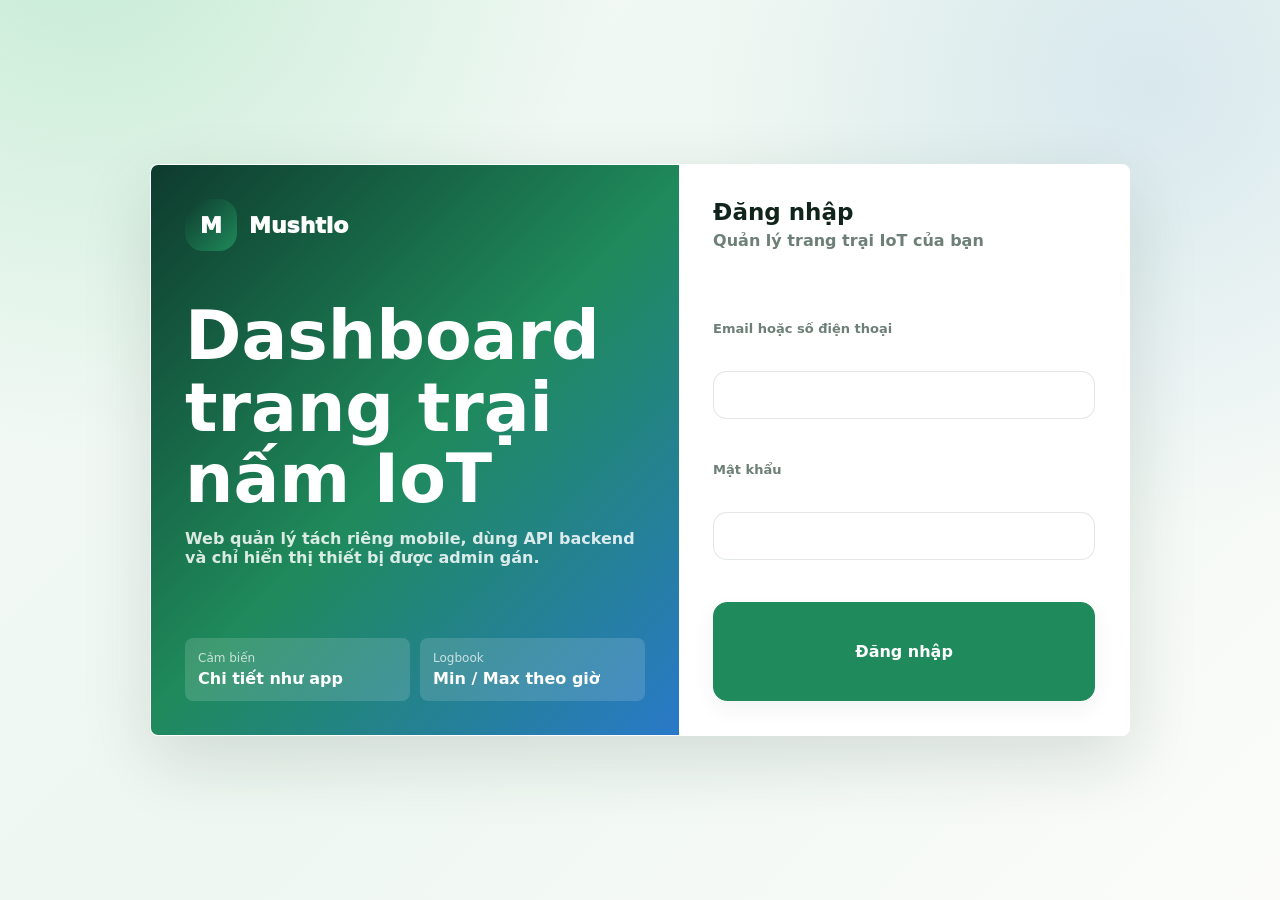
<file: src/IoTAgriculture.API/wwwroot/index.html>
<!doctype html>
<html lang="vi">
  <head>
    <meta charset="utf-8" />
    <meta name="viewport" content="width=device-width, initial-scale=1" />
    <title>Mushtio Web</title>
    <link rel="stylesheet" href="./styles.css?v=20260716-6" />
  </head>
  <body>
    <div id="app">
      <main class="boot">
        <section class="boot-card">
          <div class="brand-mark">M</div>
          <h1>Mushtio Web</h1>
          <p>Đang tải giao diện...</p>
        </section>
      </main>
    </div>
    <script>
      window.addEventListener("error", function (event) {
        var message = String(event.message || "");
        var file = String(event.filename || "");
        var isOwnScript =
          !file ||
          file.indexOf(window.location.origin) === 0 ||
          file.indexOf("/app.js") >= 0;

        if (
          message.indexOf("zaloJSV2") >= 0 ||
          message.indexOf("Zalo") >= 0 ||
          !isOwnScript
        ) {
          return;
        }

        var app = document.getElementById("app");
        if (!app) return;
        app.innerHTML =
          '<main class="boot"><section class="boot-card error-card">' +
          '<div class="brand-mark">!</div><h1>Không tải được web</h1>' +
          '<p>JavaScript đang bị lỗi. Hãy deploy lại bản mới nhất.</p>' +
          '<pre>' + message + "</pre>" +
          "</section></main>";
      });
    </script>
    <script defer src="./app.js?v=20260716-6"></script>
  </body>
</html>
</file>
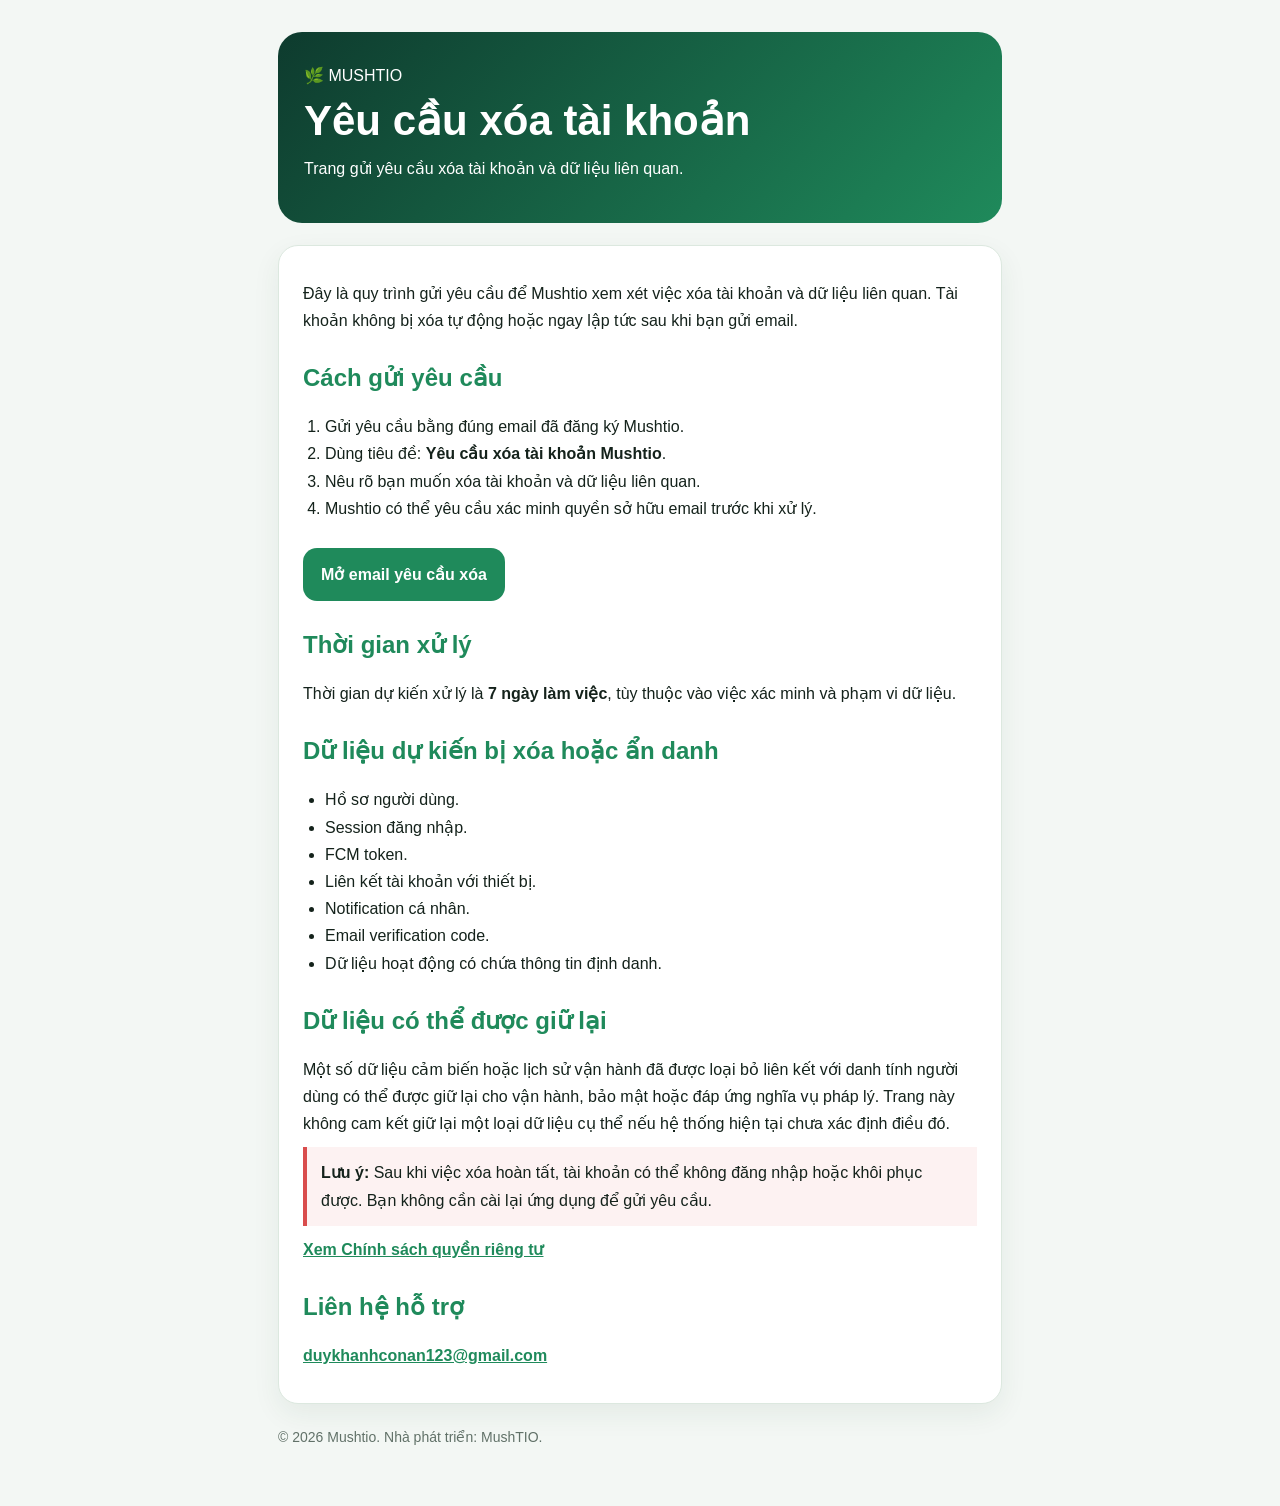
<file: src/IoTAgriculture.API/wwwroot/delete-account.html>
<!doctype html>
<html lang="vi">
<head>
  <meta charset="utf-8">
  <meta name="viewport" content="width=device-width, initial-scale=1">
  <meta name="description" content="Gửi yêu cầu xóa tài khoản và dữ liệu liên quan của Mushtio.">
  <title>Yêu cầu xóa tài khoản Mushtio</title>
  <style>
    :root { color-scheme: light dark; --bg:#f3f7f4; --surface:#fff; --text:#14221b; --muted:#617168; --brand:#1f8a5b; --danger:#d94c4c; --border:#dce8df; }
    @media (prefers-color-scheme: dark) { :root { --bg:#0d1511; --surface:#152019; --text:#eef8f1; --muted:#afc1b4; --brand:#70d69a; --border:#2b4033; } }
    * { box-sizing:border-box; } body { margin:0; background:var(--bg); color:var(--text); font:16px/1.7 Arial,sans-serif; }
    .wrap { max-width:760px; margin:0 auto; padding:32px 18px 56px; } .hero { background:linear-gradient(135deg,#0e3b2e,#1f8a5b); color:#fff; border-radius:24px; padding:30px 26px; margin-bottom:22px; }
    h1 { margin:8px 0; font-size:clamp(28px,5vw,42px); line-height:1.15; } h2 { margin-top:28px; color:var(--brand); line-height:1.3; } p { margin:10px 0; } ul,ol { padding-left:22px; } .card { background:var(--surface); border:1px solid var(--border); border-radius:20px; padding:24px; box-shadow:0 10px 28px #17452a12; }
    .note { border-left:4px solid var(--danger); padding:12px 14px; background:#d94c4c12; } .button { display:inline-block; margin-top:10px; padding:13px 18px; border-radius:14px; background:var(--brand); color:#fff; text-decoration:none; font-weight:700; } a { color:var(--brand); font-weight:700; } .hero a { color:#fff; } footer { color:var(--muted); margin-top:22px; font-size:14px; }
  </style>
</head>
<body><main class="wrap">
  <header class="hero"><div aria-hidden="true">🌿 MUSHTIO</div><h1>Yêu cầu xóa tài khoản</h1><p>Trang gửi yêu cầu xóa tài khoản và dữ liệu liên quan.</p></header>
  <article class="card">
    <p>Đây là quy trình gửi yêu cầu để Mushtio xem xét việc xóa tài khoản và dữ liệu liên quan. Tài khoản không bị xóa tự động hoặc ngay lập tức sau khi bạn gửi email.</p>
    <h2>Cách gửi yêu cầu</h2>
    <ol><li>Gửi yêu cầu bằng đúng email đã đăng ký Mushtio.</li><li>Dùng tiêu đề: <strong>Yêu cầu xóa tài khoản Mushtio</strong>.</li><li>Nêu rõ bạn muốn xóa tài khoản và dữ liệu liên quan.</li><li>Mushtio có thể yêu cầu xác minh quyền sở hữu email trước khi xử lý.</li></ol>
    <a class="button" href="mailto:duykhanhconan123@gmail.com?subject=Y%C3%AAu%20c%E1%BA%A7u%20x%C3%B3a%20t%C3%A0i%20kho%E1%BA%A3n%20Mushtio&body=T%C3%B4i%20x%C3%A1c%20nh%E1%BA%ADn%20mu%E1%BB%91n%20y%C3%AAu%20c%E1%BA%A7u%20x%C3%B3a%20t%C3%A0i%20kho%E1%BA%A3n%20Mushtio%20v%C3%A0%20d%E1%BB%AF%20li%E1%BB%87u%20li%C3%AAn%20quan.">Mở email yêu cầu xóa</a>
    <h2>Thời gian xử lý</h2><p>Thời gian dự kiến xử lý là <strong>7 ngày làm việc</strong>, tùy thuộc vào việc xác minh và phạm vi dữ liệu.</p>
    <h2>Dữ liệu dự kiến bị xóa hoặc ẩn danh</h2><ul><li>Hồ sơ người dùng.</li><li>Session đăng nhập.</li><li>FCM token.</li><li>Liên kết tài khoản với thiết bị.</li><li>Notification cá nhân.</li><li>Email verification code.</li><li>Dữ liệu hoạt động có chứa thông tin định danh.</li></ul>
    <h2>Dữ liệu có thể được giữ lại</h2><p>Một số dữ liệu cảm biến hoặc lịch sử vận hành đã được loại bỏ liên kết với danh tính người dùng có thể được giữ lại cho vận hành, bảo mật hoặc đáp ứng nghĩa vụ pháp lý. Trang này không cam kết giữ lại một loại dữ liệu cụ thể nếu hệ thống hiện tại chưa xác định điều đó.</p>
    <div class="note"><strong>Lưu ý:</strong> Sau khi việc xóa hoàn tất, tài khoản có thể không đăng nhập hoặc khôi phục được. Bạn không cần cài lại ứng dụng để gửi yêu cầu.</div>
    <p><a href="/privacy-policy.html">Xem Chính sách quyền riêng tư</a></p>
    <h2>Liên hệ hỗ trợ</h2><p><a href="mailto:duykhanhconan123@gmail.com">duykhanhconan123@gmail.com</a></p>
  </article><footer>© 2026 Mushtio. Nh&#224; ph&#225;t tri&#7875;n: MushTIO.</footer>
</main></body></html>
</file>
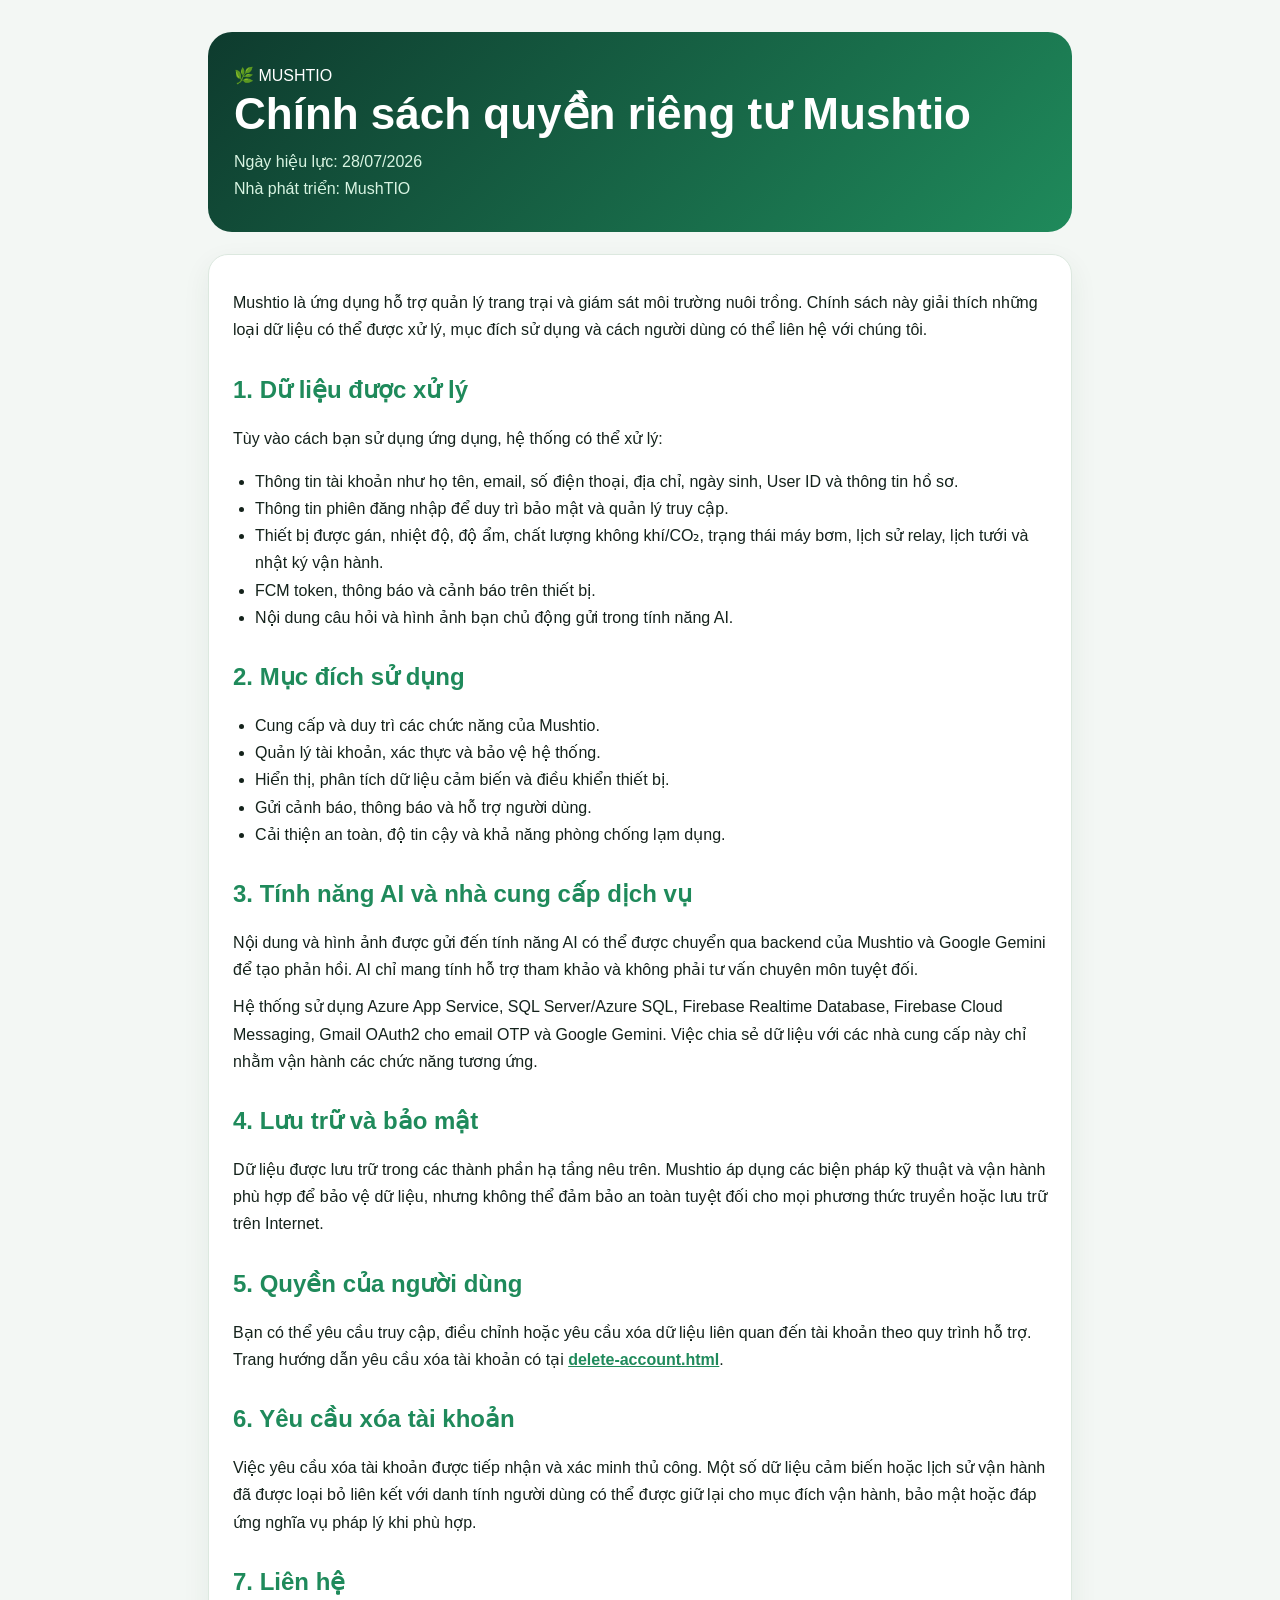
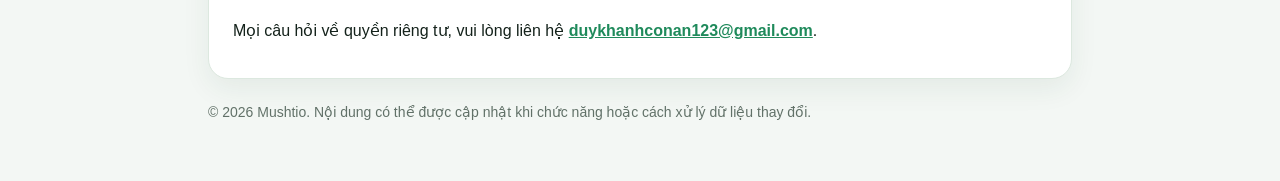
<file: src/IoTAgriculture.API/wwwroot/privacy-policy.html>
<!doctype html>
<html lang="vi">
<head>
  <meta charset="utf-8">
  <meta name="viewport" content="width=device-width, initial-scale=1">
  <meta name="description" content="Chính sách quyền riêng tư của ứng dụng Mushtio.">
  <title>Chính sách quyền riêng tư Mushtio</title>
  <style>
    :root { color-scheme: light dark; --bg:#f3f7f4; --surface:#fff; --text:#14221b; --muted:#617168; --brand:#1f8a5b; --border:#dce8df; }
    @media (prefers-color-scheme: dark) { :root { --bg:#0d1511; --surface:#152019; --text:#eef8f1; --muted:#afc1b4; --brand:#70d69a; --border:#2b4033; } }
    * { box-sizing:border-box; } body { margin:0; background:var(--bg); color:var(--text); font:16px/1.7 Arial,sans-serif; }
    .wrap { max-width:900px; margin:0 auto; padding:32px 18px 56px; } .hero { background:linear-gradient(135deg,#0e3b2e,#1f8a5b); color:#fff; border-radius:24px; padding:30px 26px; margin-bottom:22px; }
    h1 { margin:0 0 8px; font-size:clamp(28px,5vw,44px); line-height:1.15; } h2 { margin-top:30px; color:var(--brand); line-height:1.3; } p { margin:10px 0; } ul { padding-left:22px; } .card { background:var(--surface); border:1px solid var(--border); border-radius:20px; padding:24px; box-shadow:0 10px 28px #17452a12; }
    .meta { color:#d8f4e2; margin:0; } a { color:var(--brand); font-weight:700; } .hero a { color:#fff; } footer { color:var(--muted); margin-top:22px; font-size:14px; }
  </style>
</head>
<body><main class="wrap">
  <header class="hero"><div aria-hidden="true">🌿 MUSHTIO</div><h1>Chính sách quyền riêng tư Mushtio</h1><p class="meta">Ngày hiệu lực: 28/07/2026</p><p class="meta">Nh&#224; ph&#225;t tri&#7875;n: MushTIO</p></header>
  <article class="card">
    <p>Mushtio là ứng dụng hỗ trợ quản lý trang trại và giám sát môi trường nuôi trồng. Chính sách này giải thích những loại dữ liệu có thể được xử lý, mục đích sử dụng và cách người dùng có thể liên hệ với chúng tôi.</p>
    <h2>1. Dữ liệu được xử lý</h2>
    <p>Tùy vào cách bạn sử dụng ứng dụng, hệ thống có thể xử lý:</p>
    <ul><li>Thông tin tài khoản như họ tên, email, số điện thoại, địa chỉ, ngày sinh, User ID và thông tin hồ sơ.</li><li>Thông tin phiên đăng nhập để duy trì bảo mật và quản lý truy cập.</li><li>Thiết bị được gán, nhiệt độ, độ ẩm, chất lượng không khí/CO₂, trạng thái máy bơm, lịch sử relay, lịch tưới và nhật ký vận hành.</li><li>FCM token, thông báo và cảnh báo trên thiết bị.</li><li>Nội dung câu hỏi và hình ảnh bạn chủ động gửi trong tính năng AI.</li></ul>
    <h2>2. Mục đích sử dụng</h2>
    <ul><li>Cung cấp và duy trì các chức năng của Mushtio.</li><li>Quản lý tài khoản, xác thực và bảo vệ hệ thống.</li><li>Hiển thị, phân tích dữ liệu cảm biến và điều khiển thiết bị.</li><li>Gửi cảnh báo, thông báo và hỗ trợ người dùng.</li><li>Cải thiện an toàn, độ tin cậy và khả năng phòng chống lạm dụng.</li></ul>
    <h2>3. Tính năng AI và nhà cung cấp dịch vụ</h2>
    <p>Nội dung và hình ảnh được gửi đến tính năng AI có thể được chuyển qua backend của Mushtio và Google Gemini để tạo phản hồi. AI chỉ mang tính hỗ trợ tham khảo và không phải tư vấn chuyên môn tuyệt đối.</p>
    <p>Hệ thống sử dụng Azure App Service, SQL Server/Azure SQL, Firebase Realtime Database, Firebase Cloud Messaging, Gmail OAuth2 cho email OTP và Google Gemini. Việc chia sẻ dữ liệu với các nhà cung cấp này chỉ nhằm vận hành các chức năng tương ứng.</p>
    <h2>4. Lưu trữ và bảo mật</h2>
    <p>Dữ liệu được lưu trữ trong các thành phần hạ tầng nêu trên. Mushtio áp dụng các biện pháp kỹ thuật và vận hành phù hợp để bảo vệ dữ liệu, nhưng không thể đảm bảo an toàn tuyệt đối cho mọi phương thức truyền hoặc lưu trữ trên Internet.</p>
    <h2>5. Quyền của người dùng</h2>
    <p>Bạn có thể yêu cầu truy cập, điều chỉnh hoặc yêu cầu xóa dữ liệu liên quan đến tài khoản theo quy trình hỗ trợ. Trang hướng dẫn yêu cầu xóa tài khoản có tại <a href="/delete-account.html">delete-account.html</a>.</p>
    <h2>6. Yêu cầu xóa tài khoản</h2>
    <p>Việc yêu cầu xóa tài khoản được tiếp nhận và xác minh thủ công. Một số dữ liệu cảm biến hoặc lịch sử vận hành đã được loại bỏ liên kết với danh tính người dùng có thể được giữ lại cho mục đích vận hành, bảo mật hoặc đáp ứng nghĩa vụ pháp lý khi phù hợp.</p>
    <h2>7. Liên hệ</h2>
    <p>Mọi câu hỏi về quyền riêng tư, vui lòng liên hệ <a href="mailto:duykhanhconan123@gmail.com">duykhanhconan123@gmail.com</a>.</p>
  </article><footer>© 2026 Mushtio. Nội dung có thể được cập nhật khi chức năng hoặc cách xử lý dữ liệu thay đổi.</footer>
</main></body></html>
</file>
<file: src/IoTAgriculture.API/wwwroot/styles.css>
:root {
  --bg: #f4faf6;
  --surface: rgba(255, 255, 255, .86);
  --surface-solid: #ffffff;
  --ink: #11241b;
  --muted: #6d7f76;
  --line: rgba(23, 57, 42, .12);
  --leaf: #1f8a5b;
  --leaf-2: #75d39a;
  --deep: #0e3b2e;
  --sky: #2979c8;
  --coral: #e66b58;
  --amber: #c88a13;
  --danger: #c83f44;
  --violet: #5268d9;
  --shadow: 0 24px 70px rgba(18, 47, 34, .14);
  font-family: Inter, ui-sans-serif, system-ui, -apple-system, BlinkMacSystemFont, "Segoe UI", sans-serif;
}

* { box-sizing: border-box; }
html, body, #app { min-height: 100%; }
body {
  margin: 0;
  background:
    radial-gradient(circle at 6% -10%, rgba(117, 211, 154, .38), transparent 34rem),
    radial-gradient(circle at 90% 10%, rgba(41, 121, 200, .12), transparent 28rem),
    linear-gradient(135deg, #f5faf7, #eef7f1 48%, #fbfcfa);
  color: var(--ink);
}
button, input, select { font: inherit; }
button { border: 0; cursor: pointer; }
button:disabled { cursor: not-allowed; opacity: .58; }
a { color: inherit; }
h1, h2, h3, p { margin: 0; }
.boot {
  min-height: 100vh;
  display: grid;
  place-items: center;
  padding: 24px;
}
.boot-card {
  width: min(760px, 100%);
  border-radius: 8px;
  background: var(--surface-solid);
  box-shadow: var(--shadow);
  padding: 28px;
  display: grid;
  gap: 10px;
}
.boot-card h1 { font-size: clamp(32px, 5vw, 48px); }
.boot-card p { color: var(--muted); font-weight: 800; }
.boot-card pre { color: var(--danger); white-space: pre-wrap; }
.brand-mark {
  width: 52px;
  height: 52px;
  border-radius: 18px;
  display: grid;
  place-items: center;
  color: white;
  font-weight: 950;
  background: linear-gradient(135deg, var(--deep), var(--leaf));
}
.app-shell {
  min-height: 100vh;
  display: grid;
  grid-template-columns: 280px minmax(0, 1fr);
}
.sidebar {
  position: sticky;
  top: 0;
  height: 100vh;
  padding: 22px;
  background: rgba(255,255,255,.62);
  border-right: 1px solid var(--line);
  backdrop-filter: blur(20px);
  display: flex;
  flex-direction: column;
  gap: 24px;
}
.brand {
  display: flex;
  align-items: center;
  gap: 12px;
  font-weight: 950;
  font-size: 22px;
}
.nav {
  display: grid;
  gap: 8px;
}
.nav button, .mobile-nav button {
  min-height: 48px;
  border-radius: 18px;
  color: var(--muted);
  background: transparent;
  font-weight: 900;
}
.nav button {
  text-align: left;
  padding: 0 14px;
  display: flex;
  align-items: center;
  gap: 12px;
}
.nav button.active, .mobile-nav button.active {
  color: var(--leaf);
  background: rgba(31, 138, 91, .12);
}
.sidebar-footer {
  margin-top: auto;
  padding: 16px;
  border-radius: 8px;
  background: rgba(31, 138, 91, .08);
  color: var(--muted);
  font-weight: 800;
  font-size: 13px;
}
.content {
  padding: 28px clamp(16px, 3vw, 44px) 40px;
  min-width: 0;
}
.topbar {
  display: flex;
  align-items: flex-start;
  justify-content: space-between;
  gap: 18px;
  margin-bottom: 18px;
}
.eyebrow {
  margin-top: 7px;
  color: var(--muted);
  font-weight: 800;
}
h1 { font-size: clamp(30px, 4vw, 44px); line-height: 1.05; }
h2 { font-size: 23px; }
h3 { font-size: 16px; }
.actions { display: flex; gap: 10px; flex-wrap: wrap; justify-content: flex-end; }
.btn {
  min-height: 42px;
  padding: 0 15px;
  border-radius: 14px;
  border: 1px solid var(--line);
  background: var(--surface-solid);
  color: var(--ink);
  font-weight: 900;
  box-shadow: 0 8px 22px rgba(18,47,34,.06);
}
.btn.primary { background: var(--leaf); color: white; border-color: var(--leaf); }
.btn.danger { background: var(--danger); color: white; border-color: var(--danger); }
.btn.icon { width: 42px; padding: 0; }
.card {
  border-radius: 8px;
  background: var(--surface);
  border: 1px solid rgba(255,255,255,.78);
  box-shadow: var(--shadow);
  backdrop-filter: blur(18px);
}
.pad { padding: 18px; }
.grid { display: grid; gap: 16px; }
.grid.two { grid-template-columns: repeat(2, minmax(0, 1fr)); }
.grid.three { grid-template-columns: repeat(3, minmax(0, 1fr)); }
.grid.four { grid-template-columns: repeat(4, minmax(0, 1fr)); }
.hero {
  min-height: 250px;
  padding: 24px;
  color: white;
  background: linear-gradient(135deg, var(--deep), var(--leaf), var(--leaf-2));
  display: grid;
  align-content: space-between;
  overflow: hidden;
}
.hero.alert { background: linear-gradient(135deg, #7b1e22, var(--danger)); }
.hero-head, .row {
  display: flex;
  align-items: center;
  gap: 12px;
}
.hero-head { justify-content: space-between; }
.bubble {
  width: 52px;
  height: 52px;
  border-radius: 18px;
  display: grid;
  place-items: center;
  color: white;
  background: var(--leaf);
  font-weight: 950;
  flex: 0 0 auto;
}
.hero .bubble { background: rgba(255,255,255,.18); }
.hero h2 { margin-top: 22px; font-size: clamp(34px, 5vw, 56px); line-height: 1; }
.hero p { margin-top: 9px; color: rgba(255,255,255,.84); font-weight: 800; max-width: 720px; }
.pill {
  display: inline-flex;
  align-items: center;
  gap: 7px;
  min-height: 30px;
  padding: 0 11px;
  border-radius: 999px;
  background: rgba(255,255,255,.16);
  color: inherit;
  font-weight: 950;
  font-size: 12px;
}
.dot {
  width: 8px;
  height: 8px;
  border-radius: 50%;
  background: currentColor;
}
.hero-stats {
  display: grid;
  grid-template-columns: repeat(2, minmax(0, 1fr));
  gap: 10px;
  margin-top: 22px;
}
.hero-chip {
  border-radius: 8px;
  background: rgba(255,255,255,.14);
  padding: 13px;
  min-width: 0;
}
.hero-chip span { display: block; color: rgba(255,255,255,.72); font-size: 12px; }
.hero-chip b { display: block; margin-top: 4px; overflow: hidden; text-overflow: ellipsis; white-space: nowrap; }
.section { margin-top: 22px; }
.section-head {
  margin-bottom: 12px;
  display: flex;
  align-items: flex-end;
  justify-content: space-between;
  gap: 12px;
}
.muted { color: var(--muted); font-weight: 800; }
.metric-card {
  min-height: 178px;
  padding: 16px;
  color: inherit;
  text-align: left;
  display: grid;
  align-content: space-between;
  transition: transform .18s ease, box-shadow .18s ease;
}
.metric-card:hover { transform: translateY(-2px); box-shadow: 0 28px 80px rgba(18,47,34,.18); }
.metric-value {
  display: block;
  font-size: 28px;
  font-weight: 950;
  color: var(--leaf);
  white-space: nowrap;
}
.metric-card small { display: block; margin-top: 4px; color: var(--muted); font-weight: 800; }
.wide-card {
  display: flex;
  align-items: center;
  gap: 14px;
  min-height: 112px;
}
.wide-card .grow { flex: 1; min-width: 0; }
.switch {
  width: 64px;
  height: 36px;
  border-radius: 999px;
  background: #cbd7d0;
  padding: 4px;
}
.switch span {
  display: block;
  width: 28px;
  height: 28px;
  border-radius: 50%;
  background: white;
  transition: transform .18s ease;
  box-shadow: 0 6px 16px rgba(0,0,0,.16);
}
.switch.on { background: var(--leaf); }
.switch.on span { transform: translateX(28px); }
.device-tile {
  min-height: 128px;
  display: grid;
  align-content: space-between;
}
.form {
  display: grid;
  gap: 14px;
}
.field {
  display: grid;
  gap: 7px;
}
.field label {
  color: var(--muted);
  font-size: 13px;
  font-weight: 900;
}
.field input, .field select {
  height: 48px;
  border-radius: 14px;
  border: 1px solid var(--line);
  background: white;
  padding: 0 14px;
  outline: 0;
}
.field input:focus, .field select:focus {
  border-color: var(--leaf);
  box-shadow: 0 0 0 4px rgba(31, 138, 91, .12);
}
.login {
  min-height: 100vh;
  display: grid;
  place-items: center;
  padding: 24px;
}
.login-card {
  width: min(980px, 100%);
  display: grid;
  grid-template-columns: 1.08fr .92fr;
  overflow: hidden;
}
.login-art {
  min-height: 570px;
  padding: 34px;
  color: white;
  background: linear-gradient(135deg, var(--deep), var(--leaf), var(--sky));
  display: grid;
  align-content: space-between;
}
.login-art h1 { font-size: clamp(40px, 7vw, 68px); }
.login-form { padding: 34px; background: white; }
.error-text { color: var(--danger); font-weight: 900; }
.table-wrap {
  border: 1px solid var(--line);
  border-radius: 8px;
  overflow: auto;
  background: white;
}
table { width: 100%; border-collapse: collapse; min-width: 860px; }
th, td {
  padding: 12px;
  border-bottom: 1px solid var(--line);
  text-align: left;
  font-size: 13px;
}
th {
  color: var(--muted);
  text-transform: uppercase;
  font-size: 12px;
}
.empty {
  padding: 24px;
  text-align: center;
  color: var(--muted);
  font-weight: 850;
}
.drawer {
  position: fixed;
  inset: 0;
  display: none;
  justify-content: flex-end;
  background: rgba(10, 24, 18, .44);
  z-index: 30;
}
.drawer.open { display: flex; }
.panel {
  width: min(820px, 100%);
  height: 100%;
  overflow: auto;
  background: #f6faf7;
  padding: 22px;
  box-shadow: -26px 0 80px rgba(0,0,0,.2);
}
.chart {
  width: 100%;
  height: 260px;
  display: block;
  border-radius: 8px;
  background: rgba(31,138,91,.06);
  border: 1px solid rgba(31,138,91,.12);
}
.stat-strip { display: grid; grid-template-columns: repeat(2, minmax(0, 1fr)); gap: 10px; }
.stat {
  padding: 14px;
  border-radius: 8px;
  background: rgba(31,138,91,.08);
}
.stat b { display: block; margin-top: 4px; font-size: 20px; color: var(--leaf); }
.alert-overlay {
  position: fixed;
  inset: 0;
  z-index: 40;
  display: grid;
  place-items: center;
  padding: 18px;
  background: rgba(13, 28, 22, .42);
}
.alert-modal {
  width: min(560px, 100%);
  background: white;
}
.alert-modal ul {
  margin: 18px 0;
  padding-left: 20px;
  color: var(--ink);
  font-weight: 800;
  line-height: 1.5;
}
.mobile-nav { display: none; }
@media (max-width: 1040px) {
  .app-shell { display: block; padding-bottom: 92px; }
  .sidebar { display: none; }
  .mobile-nav {
    position: fixed;
    left: 14px;
    right: 14px;
    bottom: 14px;
    height: 70px;
    display: grid;
    grid-template-columns: repeat(5, 1fr);
    gap: 6px;
    padding: 8px;
    border-radius: 30px;
    border: 1px solid rgba(255,255,255,.78);
    background: rgba(255,255,255,.82);
    box-shadow: var(--shadow);
    backdrop-filter: blur(20px);
    z-index: 20;
  }
  .mobile-nav button { font-size: 11px; }
  .grid.four { grid-template-columns: repeat(2, minmax(0, 1fr)); }
}
@media (max-width: 720px) {
  .content { padding: 20px 14px 28px; }
  .topbar, .section-head { flex-direction: column; align-items: flex-start; }
  .actions { justify-content: flex-start; }
  .grid.two, .grid.three, .grid.four, .hero-stats, .login-card { grid-template-columns: 1fr; }
  .login-art { min-height: 320px; }
  .login-form { padding: 24px; }
}
</file>
